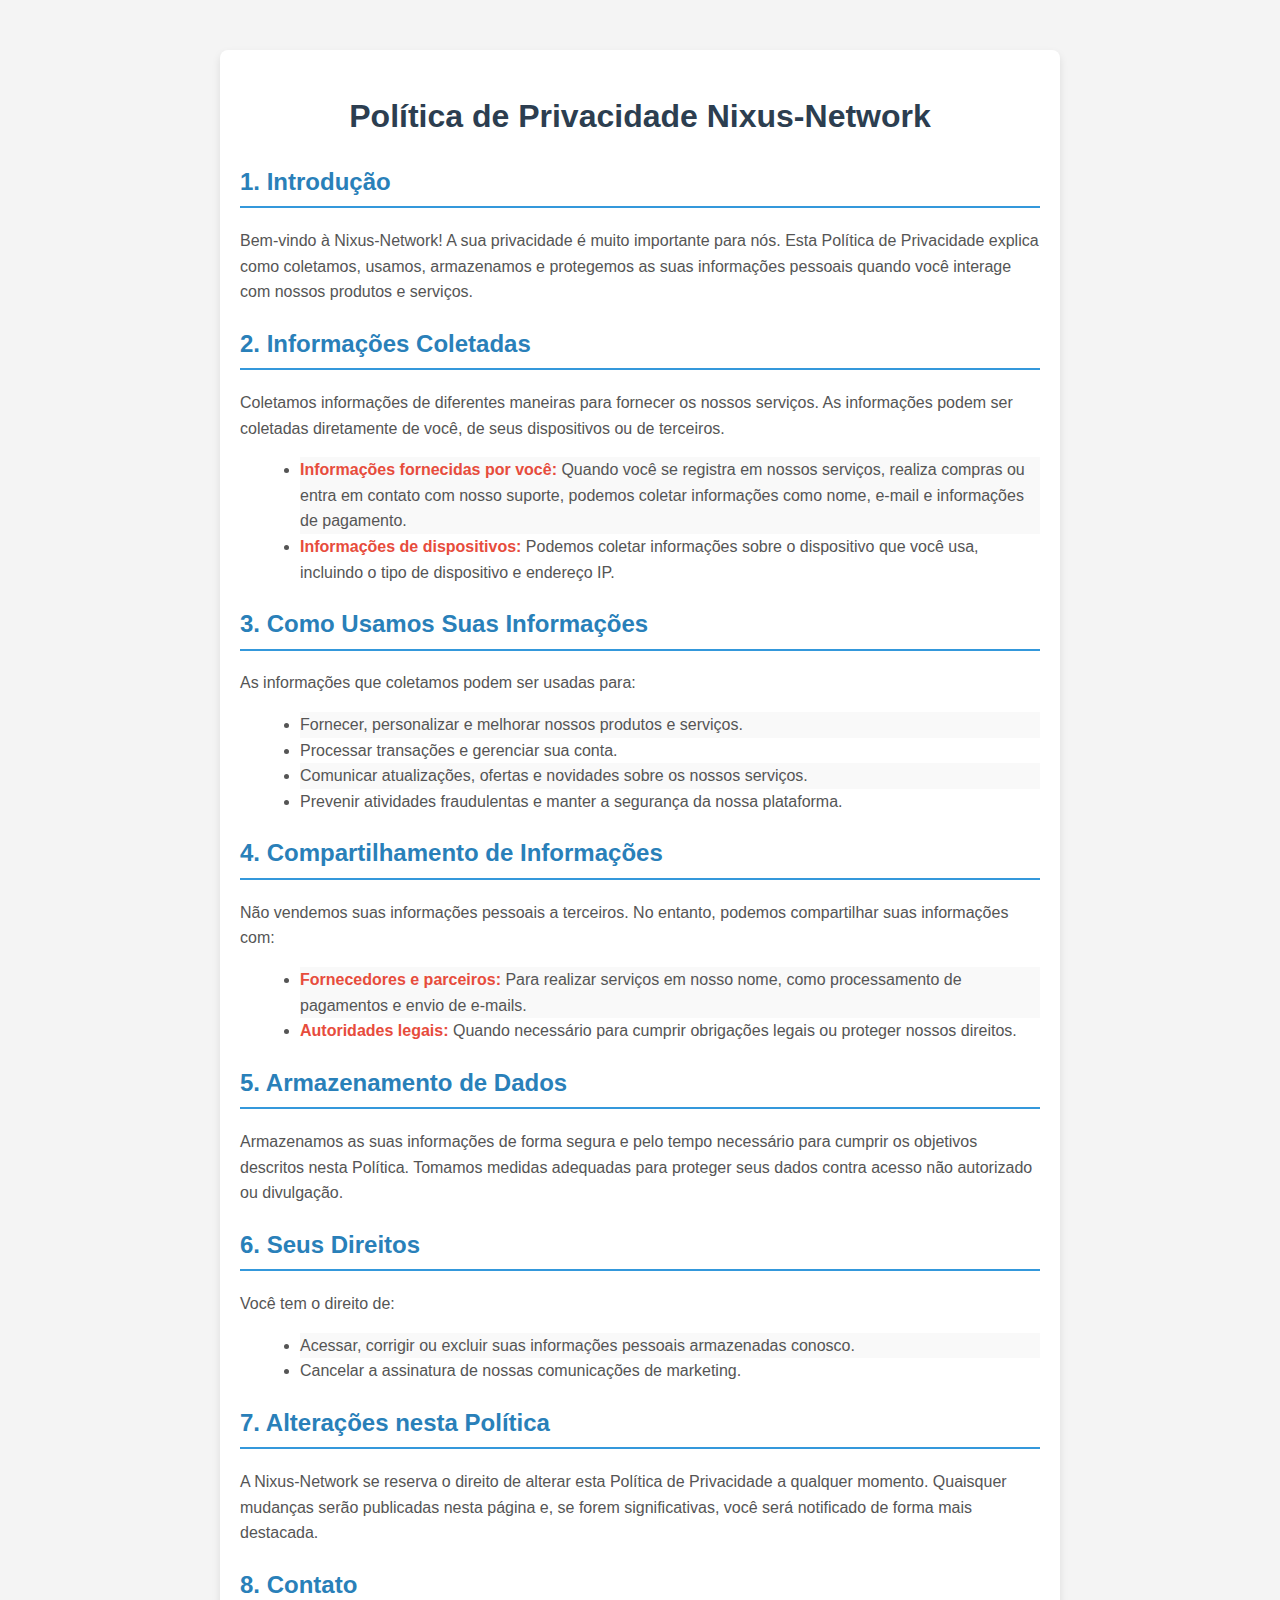
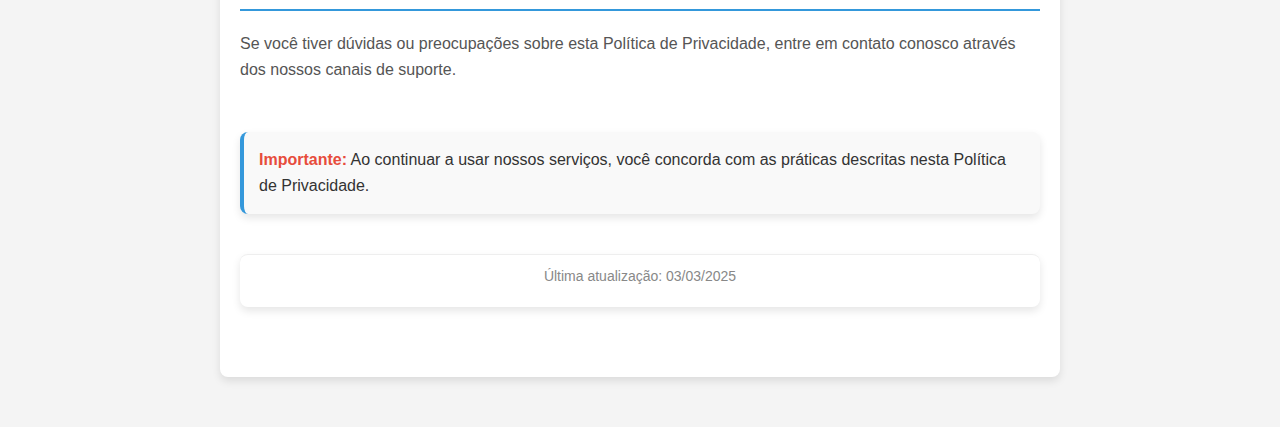
<file: privacy.html>
<!DOCTYPE html>
<html lang="pt-BR">
<head>
    <meta charset="UTF-8">
    <meta name="viewport" content="width=device-width, initial-scale=1.0">
    <title>Nixus-Network - Política de Privacidade</title>
    <style>
        body {
            font-family: 'Arial', sans-serif;
            line-height: 1.6;
            background-color: #f4f4f4;
            color: #333;
            margin: 0;
            padding: 0;
        }

        div {
            max-width: 800px;
            margin: 50px auto;
            padding: 20px;
            background-color: #fff;
            border-radius: 8px;
            box-shadow: 0 4px 8px rgba(0, 0, 0, 0.1);
        }

        h1 {
            text-align: center;
            color: #2c3e50;
            margin-bottom: 20px;
        }

        h2 {
            color: #2980b9;
            margin-top: 20px;
            border-bottom: 2px solid #3498db;
            padding-bottom: 5px;
        }

        p {
            font-size: 16px;
            color: #555;
            margin-bottom: 10px;
        }

        ul {
            list-style-type: disc;
            margin-left: 20px;
            margin-bottom: 20px;
        }

        ul li {
            font-size: 16px;
            color: #555;
        }

        
        ul li:nth-child(odd) {
            background-color: #f9f9f9;
        }

        ul li:hover {
            background-color: #ecf0f1;
            cursor: pointer;
        }

        strong {
            font-weight: bold;
            color: #e74c3c;
        }

        .last-updated {
            text-align: center;
            font-size: 14px;
            color: #888;
            margin-top: 40px;
            border-top: 1px solid #eee;
            padding-top: 10px;
        }

        .important {
            background-color: #f9f9f9;
            padding: 15px;
            border-left: 4px solid #3498db;
            margin-bottom: 20px;
        }
    </style>
</head>
<body>
    <div>
        <h1>Política de Privacidade Nixus-Network</h1>

        <h2>1. Introdução</h2>
        <p>Bem-vindo à Nixus-Network! A sua privacidade é muito importante para nós. Esta Política de Privacidade explica como coletamos, usamos, armazenamos e protegemos as suas informações pessoais quando você interage com nossos produtos e serviços.</p>

        <h2>2. Informações Coletadas</h2>
        <p>Coletamos informações de diferentes maneiras para fornecer os nossos serviços. As informações podem ser coletadas diretamente de você, de seus dispositivos ou de terceiros.</p>
        <ul>
            <li><strong>Informações fornecidas por você:</strong> Quando você se registra em nossos serviços, realiza compras ou entra em contato com nosso suporte, podemos coletar informações como nome, e-mail e informações de pagamento.</li>
            <li><strong>Informações de dispositivos:</strong> Podemos coletar informações sobre o dispositivo que você usa, incluindo o tipo de dispositivo e endereço IP.</li>
        </ul>

        <h2>3. Como Usamos Suas Informações</h2>
        <p>As informações que coletamos podem ser usadas para:</p>
        <ul>
            <li>Fornecer, personalizar e melhorar nossos produtos e serviços.</li>
            <li>Processar transações e gerenciar sua conta.</li>
            <li>Comunicar atualizações, ofertas e novidades sobre os nossos serviços.</li>
            <li>Prevenir atividades fraudulentas e manter a segurança da nossa plataforma.</li>
        </ul>

        <h2>4. Compartilhamento de Informações</h2>
        <p>Não vendemos suas informações pessoais a terceiros. No entanto, podemos compartilhar suas informações com:</p>
        <ul>
            <li><strong>Fornecedores e parceiros:</strong> Para realizar serviços em nosso nome, como processamento de pagamentos e envio de e-mails.</li>
            <li><strong>Autoridades legais:</strong> Quando necessário para cumprir obrigações legais ou proteger nossos direitos.</li>
        </ul>

        <h2>5. Armazenamento de Dados</h2>
        <p>Armazenamos as suas informações de forma segura e pelo tempo necessário para cumprir os objetivos descritos nesta Política. Tomamos medidas adequadas para proteger seus dados contra acesso não autorizado ou divulgação.</p>

        <h2>6. Seus Direitos</h2>
        <p>Você tem o direito de:</p>
        <ul>
            <li>Acessar, corrigir ou excluir suas informações pessoais armazenadas conosco.</li>
            <li>Cancelar a assinatura de nossas comunicações de marketing.</li>
        </ul>

        <h2>7. Alterações nesta Política</h2>
        <p>A Nixus-Network se reserva o direito de alterar esta Política de Privacidade a qualquer momento. Quaisquer mudanças serão publicadas nesta página e, se forem significativas, você será notificado de forma mais destacada.</p>

        <h2>8. Contato</h2>
        <p>Se você tiver dúvidas ou preocupações sobre esta Política de Privacidade, entre em contato conosco através dos nossos canais de suporte.</p>

        <div class="important">
            <strong>Importante:</strong> Ao continuar a usar nossos serviços, você concorda com as práticas descritas nesta Política de Privacidade.
        </div>

        <div class="last-updated">Última atualização: 03/03/2025</div>
    </div>
</body>
</html>
</file>
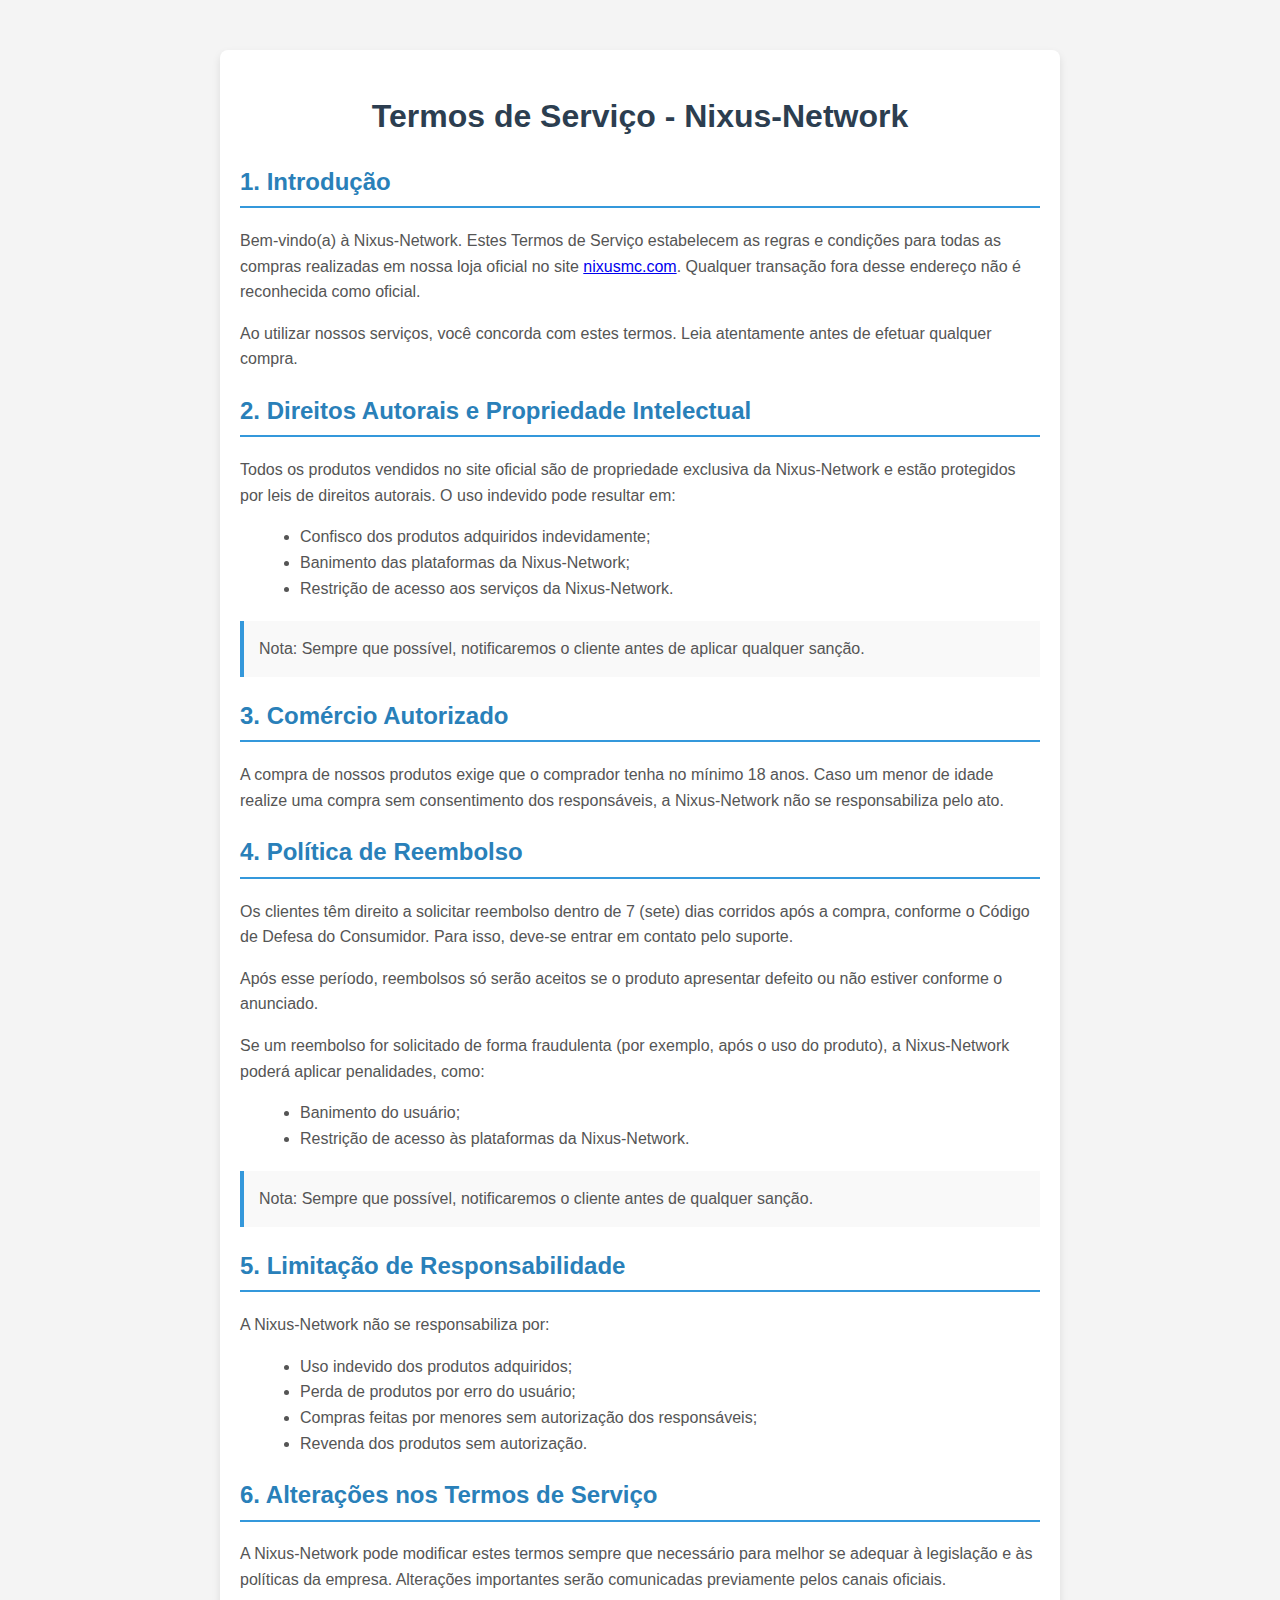
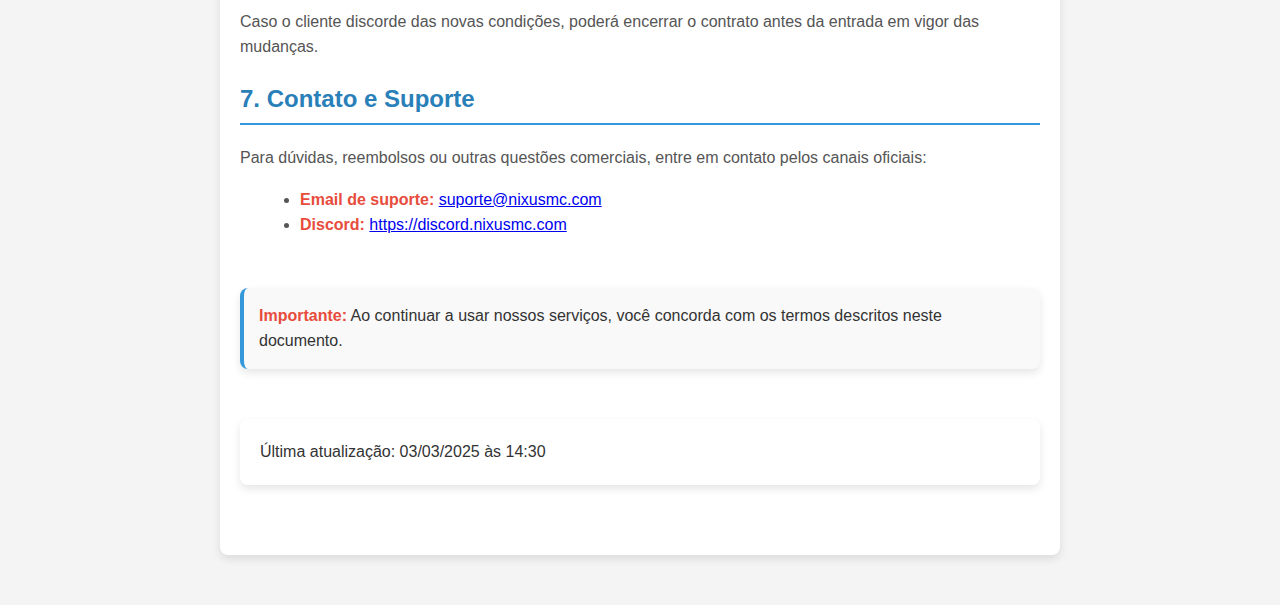
<file: terms.html>
<!DOCTYPE html>
<html lang="pt-BR">

<head>
    <meta charset="UTF-8">
    <meta name="viewport" content="width=device-width, initial-scale=1.0">
    <title>NiixLabs - Termos de Serviço</title>
    <style>
        body {
            font-family: 'Arial', sans-serif;
            line-height: 1.6;
            background-color: #f4f4f4;
            color: #333;
            margin: 0;
            padding: 0;
        }

        div {
            max-width: 800px;
            margin: 50px auto;
            padding: 20px;
            background-color: #fff;
            border-radius: 8px;
            box-shadow: 0 4px 8px rgba(0, 0, 0, 0.1);
        }

        h1 {
            text-align: center;
            color: #2c3e50;
            margin-bottom: 20px;
        }

        h2 {
            color: #2980b9;
            border-bottom: 2px solid #3498db;
            padding-bottom: 5px;
            margin-top: 20px;
        }

        p {
            font-size: 16px;
            color: #555;
            margin-bottom: 10px;
        }

        ul {
            list-style-type: disc;
            margin-left: 20px;
            margin-bottom: 20px;
        }

        ul li {
            font-size: 16px;
            color: #555;
        }

        strong {
            font-weight: bold;
            color: #e74c3c;
        }

        .important {
            background-color: #f9f9f9;
            padding: 15px;
            border-left: 4px solid #3498db;
            margin-bottom: 20px;
        }
    </style>
</head>

<body>
    <div>
        <h1>Termos de Serviço - Nixus-Network</h1>

        <h2>1. Introdução</h2>
        <p>Bem-vindo(a) à Nixus-Network. Estes Termos de Serviço estabelecem as regras e condições para todas as compras realizadas em nossa loja oficial no site <a href="https://nixusmc.com/">nixusmc.com</a>. Qualquer transação fora desse endereço não é reconhecida como oficial.</p>
        <p>Ao utilizar nossos serviços, você concorda com estes termos. Leia atentamente antes de efetuar qualquer compra.</p>

        <h2>2. Direitos Autorais e Propriedade Intelectual</h2>
        <p>Todos os produtos vendidos no site oficial são de propriedade exclusiva da Nixus-Network e estão protegidos por leis de direitos autorais. O uso indevido pode resultar em:</p>
        <ul>
            <li>Confisco dos produtos adquiridos indevidamente;</li>
            <li>Banimento das plataformas da Nixus-Network;</li>
            <li>Restrição de acesso aos serviços da Nixus-Network.</li>
        </ul>
        <p class="important">Nota: Sempre que possível, notificaremos o cliente antes de aplicar qualquer sanção.</p>

        <h2>3. Comércio Autorizado</h2>
        <p>A compra de nossos produtos exige que o comprador tenha no mínimo 18 anos. Caso um menor de idade realize uma compra sem consentimento dos responsáveis, a Nixus-Network não se responsabiliza pelo ato.</p>

        <h2>4. Política de Reembolso</h2>
        <p>Os clientes têm direito a solicitar reembolso dentro de 7 (sete) dias corridos após a compra, conforme o Código de Defesa do Consumidor. Para isso, deve-se entrar em contato pelo suporte.</p>
        <p>Após esse período, reembolsos só serão aceitos se o produto apresentar defeito ou não estiver conforme o anunciado.</p>
        <p>Se um reembolso for solicitado de forma fraudulenta (por exemplo, após o uso do produto), a Nixus-Network poderá aplicar penalidades, como:</p>
        <ul>
            <li>Banimento do usuário;</li>
            <li>Restrição de acesso às plataformas da Nixus-Network.</li>
        </ul>
        <p class="important">Nota: Sempre que possível, notificaremos o cliente antes de qualquer sanção.</p>

        <h2>5. Limitação de Responsabilidade</h2>
        <p>A Nixus-Network não se responsabiliza por:</p>
        <ul>
            <li>Uso indevido dos produtos adquiridos;</li>
            <li>Perda de produtos por erro do usuário;</li>
            <li>Compras feitas por menores sem autorização dos responsáveis;</li>
            <li>Revenda dos produtos sem autorização.</li>
        </ul>

        <h2>6. Alterações nos Termos de Serviço</h2>
        <p>A Nixus-Network pode modificar estes termos sempre que necessário para melhor se adequar à legislação e às políticas da empresa. Alterações importantes serão comunicadas previamente pelos canais oficiais.</p>
        <p>Caso o cliente discorde das novas condições, poderá encerrar o contrato antes da entrada em vigor das mudanças.</p>

        <h2>7. Contato e Suporte</h2>
        <p>Para dúvidas, reembolsos ou outras questões comerciais, entre em contato pelos canais oficiais:</p>
        <ul>
            <li><strong>Email de suporte:</strong> <a href="mailto:suporte@nixusmc.com">suporte@nixusmc.com</a></li>
            <li><strong>Discord:</strong> <a href="https://discord.nixusmc.com">https://discord.nixusmc.com</a></li>
        </ul>

        <div class="important">
            <strong>Importante:</strong> Ao continuar a usar nossos serviços, você concorda com os termos descritos neste documento.
        </div>
        <div class="last-updated">Última atualização: 03/03/2025 às 14:30</div>
    </div>
</body>
</html>
</file>
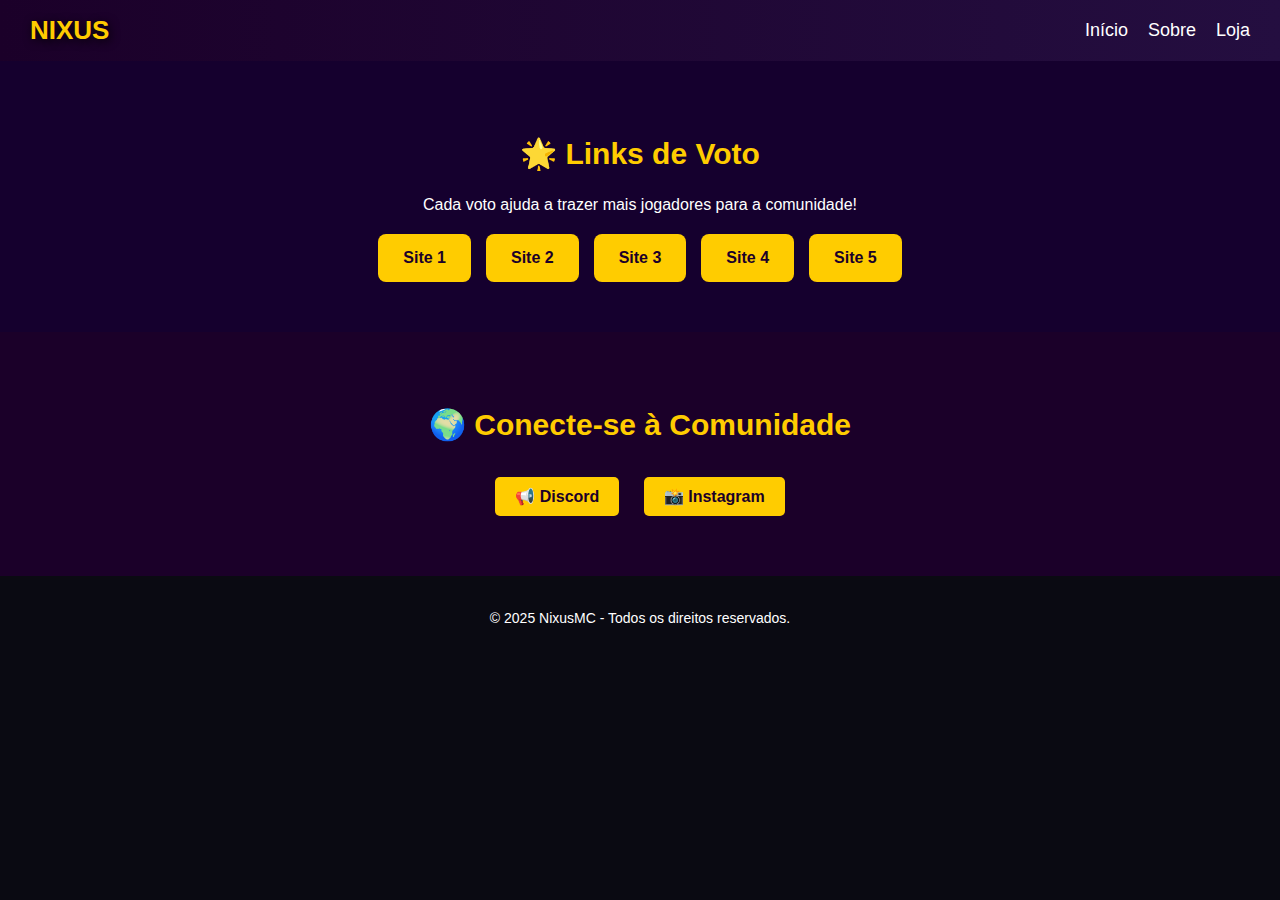
<file: vote.html>
<!DOCTYPE html>
<html lang="pt">
<head>
    <meta charset="UTF-8">
    <meta name="viewport" content="width=device-width, initial-scale=1.0">
    <title>Vote na Nixus Network | Ajude o Servidor a Crescer!</title>
    <meta name="description" content="Vote na Nixus Network e ajude o servidor a crescer! Quanto mais votos, mais visibilidade. Vote agora e ganhe recompensas!">
    <meta name="keywords" content="Minecraft, servidor Minecraft, votar, votos, recompensas, multiplayer">
    <meta name="author" content="Nixus Network Team">
    <meta name="robots" content="index, follow">
    <meta property="og:title" content="Vote na Nixus Network | Ajude o Servidor a Crescer!">
    <meta property="og:description" content="Vote na Nixus Network e ajude o servidor a crescer! Quanto mais votos, mais visibilidade. Vote agora e ganhe recompensas!">
    <meta property="og:image" content="https://nixusmc.com/assets/vote-banner.png">
    <meta property="og:url" content="https://nixusmc.com/vote">
    <meta name="twitter:card" content="summary_large_image">
    <meta name="twitter:title" content="Vote na Nixus Network | Ajude o Servidor a Crescer!">
    <meta name="twitter:description" content="Vote na Nixus Network e ajude o servidor a crescer! Quanto mais votos, mais visibilidade. Vote agora e ganhe recompensas!">
    <meta name="twitter:image" content="https://nixusmc.com/assets/vote-banner.png">
    <link rel="canonical" href="https://nixusmc.com/vote">
    <link rel="stylesheet" href="./css/style.css">
</head>
<body>
    <header>
        <div class="logo">NIXUS</div>
        <nav>
            <ul>
                <li><a href="/">Início</a></li>
                <li><a href="#">Sobre</a></li>
                <li><a href="#">Loja</a></li>
            </ul>
        </nav>
    </header>

    <section class="vote-links">
        <h2>🌟 Links de Voto</h2>
        <p>Cada voto ajuda a trazer mais jogadores para a comunidade!</p>
        <div class="vote-buttons">
            <a class="vote-btn" href="https://minecraft-mp.com/server/342440/vote/" target="_blank">Site 1</a>
            <a class="vote-btn" href="https://www.planetminecraft.com/server/nixus-network/vote/" target="_blank">Site 2</a>
            <a class="vote-btn" href="https://minecraftservers.org/vote/672594" target="_blank">Site 3</a>
            <a class="vote-btn" href="https://minecraft-serverlist.com/server/2502/vote" target="_blank">Site 4</a>
            <a class="vote-btn" href="https://minecraft.buzz/vote/14100" target="_blank">Site 5</a>
        </div>
    </section>

    <section class="community">
        <h2>🌍 Conecte-se à Comunidade</h2>
        <div class="socials">
            <a href="https://discord.nixusmc.com" target="_blank">📢 Discord</a>
            <a href="https://instagram.nixusmc.com" target="_blank">📸 Instagram</a>
        </div>
    </section>

    <footer>
        <p>&copy; 2025 NixusMC - Todos os direitos reservados.</p>
    </footer>

    <script src="./js/script.js"></script>
</body>
</html>
</file>
<file: css/style.css>
/* Reset e Fonte Global */
body {
    font-family: 'Poppins', sans-serif;
    margin: 0;
    padding: 0;
    background: #0a0a12;
    color: #fff;
    text-align: center;
}

/* Cabeçalho */
header {
    display: flex;
    justify-content: space-between;
    align-items: center;
    background: linear-gradient(90deg, #1b0029, #240e40);
    padding: 15px 30px;
    box-shadow: 0px 4px 8px rgba(0, 0, 0, 0.2);
}

.logo {
    font-size: 26px;
    font-weight: bold;
    color: #ffcc00;
    text-shadow: 2px 2px 10px #000;
}

nav ul {
    list-style: none;
    padding: 0;
    margin: 0;
    display: flex;
}

nav ul li {
    margin-left: 20px;
}

nav ul li a {
    color: #fff;
    text-decoration: none;
    font-size: 18px;
    transition: 0.3s;
}

nav ul li a:hover {
    color: #ffcc00;
}

/* Hero Section */
.hero {
    position: relative;
    padding: 120px 20px;
    background: url("../assets/bg.png") no-repeat center center/cover;
}

.overlay {
    position: absolute;
    top: 0;
    left: 0;
    width: 100%;
    height: 100%;
    background: rgba(0, 0, 0, 0.5);
}

.hero h1 {
    font-size: 50px;
    text-shadow: 2px 2px 10px #000;
    z-index: 1;
}

.hero p {
    font-size: 22px;
    margin-bottom: 20px;
    z-index: 1;
}

.ip-box {
    background: rgba(255, 255, 255, 0.2);
    display: inline-block;
    padding: 10px 20px;
    border-radius: 10px;
    backdrop-filter: blur(10px);
}

.ip-box span {
    font-size: 20px;
    font-weight: bold;
    color: #ffcc00;
}

.ip-box button {
    margin-left: 10px;
    background: #ffcc00;
    border: none;
    padding: 5px 10px;
    cursor: pointer;
    font-weight: bold;
}

/* Features */
.features {
    display: flex;
    justify-content: center;
    gap: 20px;
    flex-wrap: wrap;
    padding: 50px 20px;
    background: #15002e;
}

.feature {
    background: #240e40;
    padding: 20px;
    width: 300px;
    border-radius: 10px;
}

.feature h2 {
    font-size: 22px;
    color: #ffcc00;
}

/* Comunidade */
.community {
    background: #1b0029;
    padding: 50px 20px;
}

.community h2 {
    font-size: 30px;
    color: #ffcc00;
}

.socials a {
    display: inline-block;
    margin: 10px;
    padding: 10px 20px;
    background: #ffcc00;
    color: #1b0029;
    font-weight: bold;
    text-decoration: none;
    border-radius: 5px;
    transition: 0.3s;
}

.socials a:hover {
    background: #e6b800;
}

/* Seção de Votação */
.vote-links {
    background: #15002e;
    padding: 50px 20px;
}

.vote-links h2 {
    font-size: 30px;
    color: #ffcc00;
}

.vote-buttons {
    display: flex;
    justify-content: center;
    gap: 15px;
    flex-wrap: wrap;
    margin-top: 20px;
}

.vote-btn {
    display: inline-block;
    padding: 15px 25px;
    background: #ffcc00;
    color: #1b0029;
    font-weight: bold;
    text-decoration: none;
    border-radius: 8px;
    transition: 0.3s;
}

.vote-btn:hover {
    background: #e6b800;
}

/* Rodapé */
footer {
    padding: 20px;
    background: #0a0a12;
    font-size: 14px;
}
</file>
